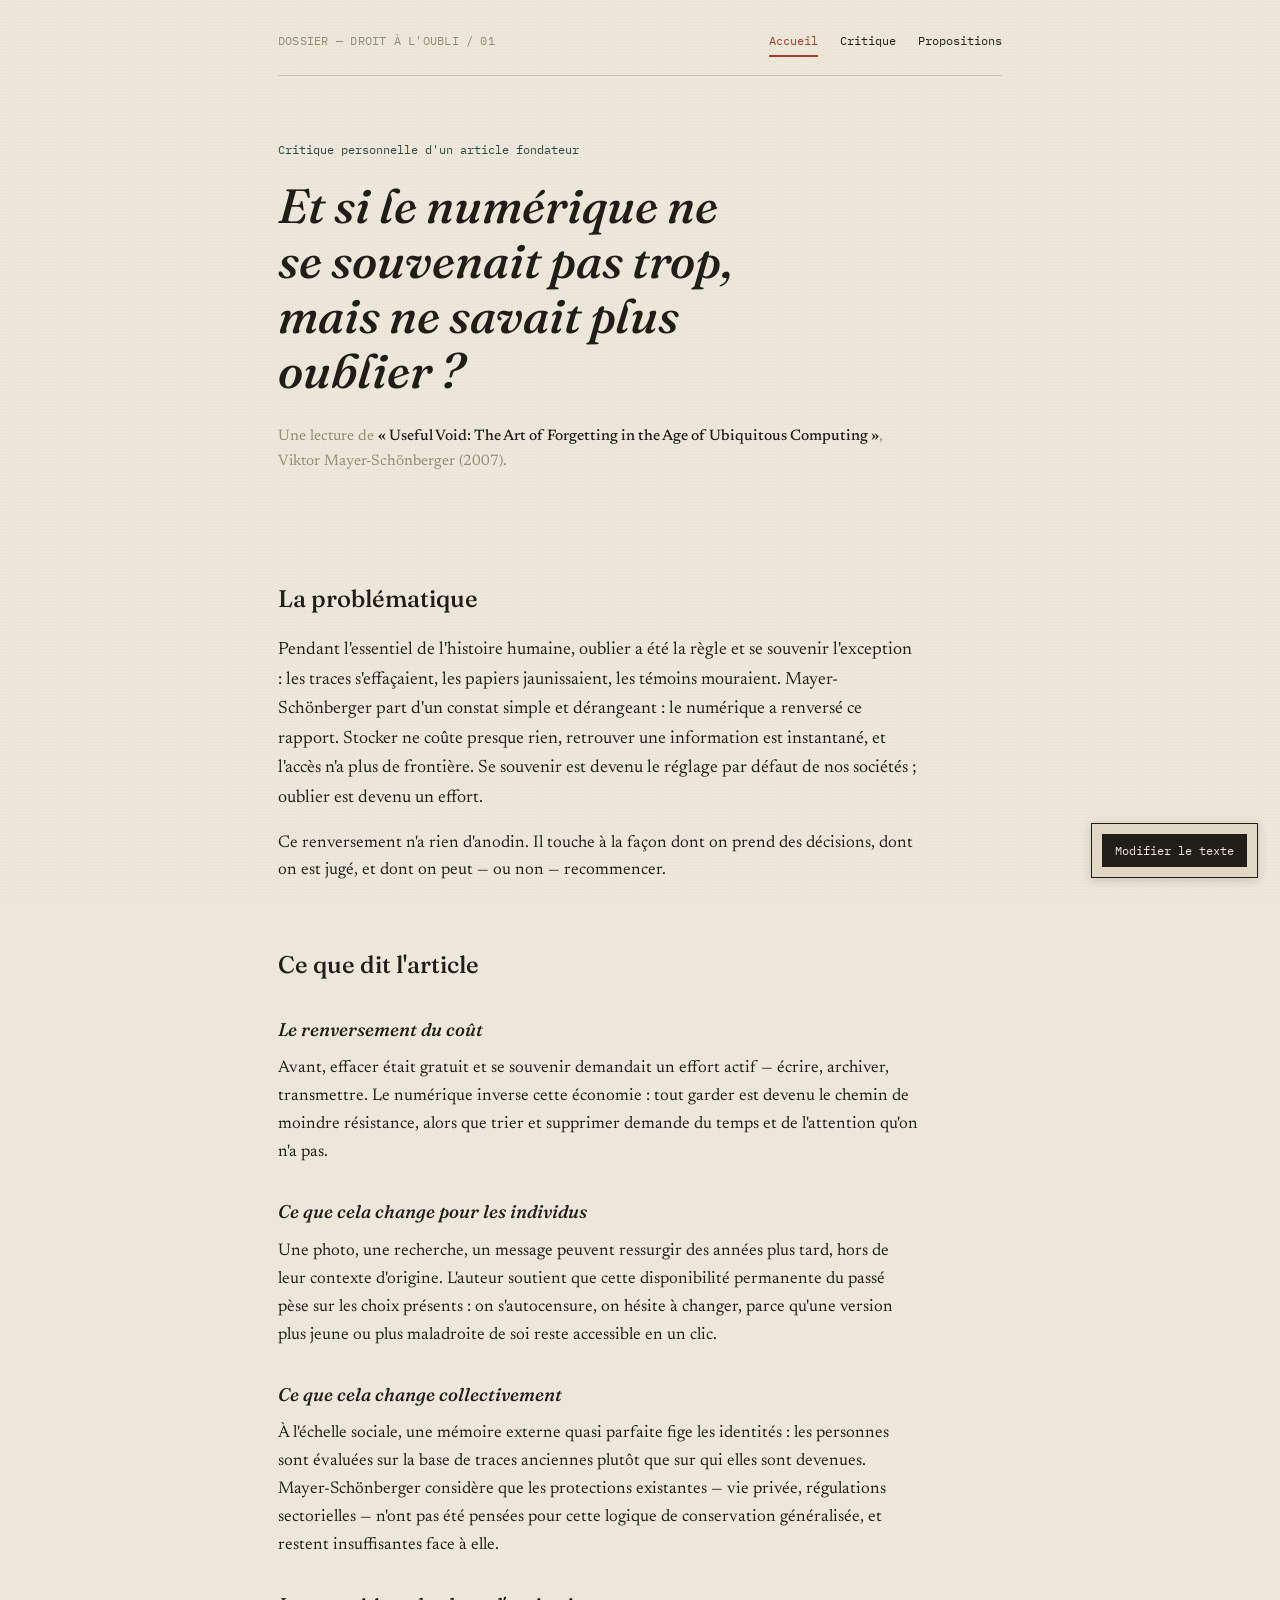
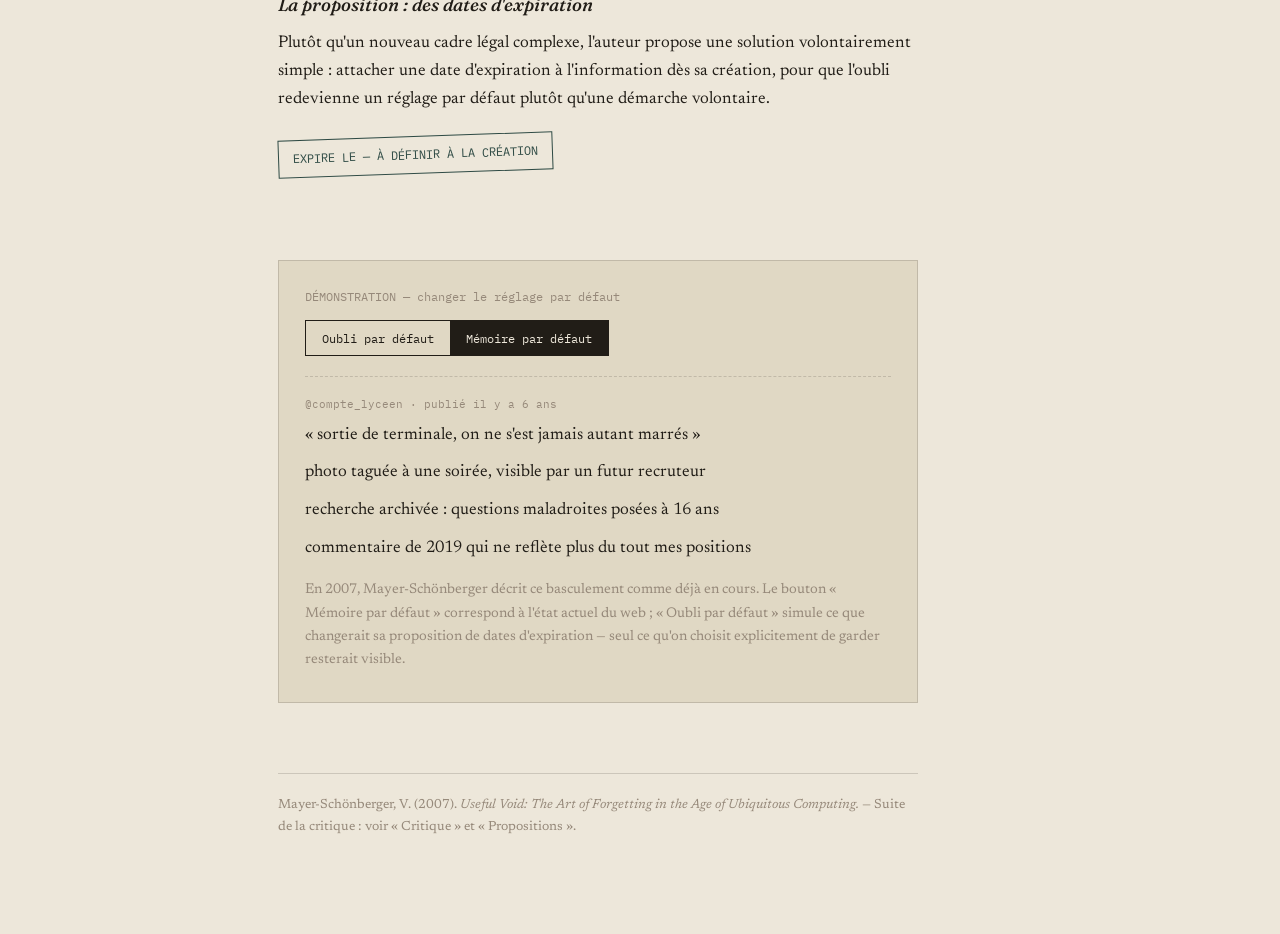
<file: index.html>
<!DOCTYPE html>
<html lang="fr">
<head>
<meta charset="UTF-8">
<meta name="viewport" content="width=device-width, initial-scale=1.0">
<title>Dossier oubli — Critique de « Useful Void »</title>
<link rel="stylesheet" href="style.css">
</head>
<body>
<div class="dossier">

  <header class="masthead">
    <span class="ref">DOSSIER — DROIT À L'OUBLI / 01</span>
    <nav class="tabs">
      <a href="index.html">Accueil</a>
      <a href="critique.html">Critique</a>
      <a href="propositions.html">Propositions</a>
    </nav>
  </header>

  <section class="hero">
    <p class="kicker">Critique personnelle d'un article fondateur</p>
    <h1>Et si le numérique ne se souvenait pas trop, mais ne savait plus oublier ?</h1>
    <p class="byline">Une lecture de <strong>« Useful Void: The Art of Forgetting in the Age of Ubiquitous Computing »</strong>, Viktor Mayer-Schönberger (2007).</p>
  </section>

  <section>
    <h2>La problématique</h2>
    <p class="max lede">Pendant l'essentiel de l'histoire humaine, oublier a été la règle et se souvenir l'exception : les traces s'effaçaient, les papiers jaunissaient, les témoins mouraient. Mayer-Schönberger part d'un constat simple et dérangeant : le numérique a renversé ce rapport. Stocker ne coûte presque rien, retrouver une information est instantané, et l'accès n'a plus de frontière. Se souvenir est devenu le réglage par défaut de nos sociétés ; oublier est devenu un effort.</p>
    <p class="max">Ce renversement n'a rien d'anodin. Il touche à la façon dont on prend des décisions, dont on est jugé, et dont on peut — ou non — recommencer.</p>
  </section>

  <section>
    <h2>Ce que dit l'article</h2>

    <h3>Le renversement du coût</h3>
    <p class="max">Avant, effacer était gratuit et se souvenir demandait un effort actif — écrire, archiver, transmettre. Le numérique inverse cette économie : tout garder est devenu le chemin de moindre résistance, alors que trier et supprimer demande du temps et de l'attention qu'on n'a pas.</p>

    <h3>Ce que cela change pour les individus</h3>
    <p class="max">Une photo, une recherche, un message peuvent ressurgir des années plus tard, hors de leur contexte d'origine. L'auteur soutient que cette disponibilité permanente du passé pèse sur les choix présents : on s'autocensure, on hésite à changer, parce qu'une version plus jeune ou plus maladroite de soi reste accessible en un clic.</p>

    <h3>Ce que cela change collectivement</h3>
    <p class="max">À l'échelle sociale, une mémoire externe quasi parfaite fige les identités : les personnes sont évaluées sur la base de traces anciennes plutôt que sur qui elles sont devenues. Mayer-Schönberger considère que les protections existantes — vie privée, régulations sectorielles — n'ont pas été pensées pour cette logique de conservation généralisée, et restent insuffisantes face à elle.</p>

    <h3>La proposition : des dates d'expiration</h3>
    <p class="max">Plutôt qu'un nouveau cadre légal complexe, l'auteur propose une solution volontairement simple : attacher une date d'expiration à l'information dès sa création, pour que l'oubli redevienne un réglage par défaut plutôt qu'une démarche volontaire.</p>
    <span class="stamp">EXPIRE LE — À DÉFINIR À LA CRÉATION</span>
  </section>

  <section class="demo" data-demo>
    <p class="demo-label">DÉMONSTRATION — changer le réglage par défaut</p>
    <div class="switch" role="group" aria-label="Choisir le réglage par défaut">
      <button type="button" data-mode="oubli" aria-pressed="false">Oubli par défaut</button>
      <button type="button" data-mode="memoire" aria-pressed="true">Mémoire par défaut</button>
    </div>
    <div class="sample-post">
      <p class="meta">@compte_lyceen · publié il y a 6 ans</p>
      <p class="kept">« sortie de terminale, on ne s'est jamais autant marrés »</p>
      <p>photo taguée à une soirée, visible par un futur recruteur</p>
      <p>recherche archivée : questions maladroites posées à 16 ans</p>
      <p>commentaire de 2019 qui ne reflète plus du tout mes positions</p>
    </div>
    <p class="demo-caption">En 2007, Mayer-Schönberger décrit ce basculement comme déjà en cours. Le bouton « Mémoire par défaut » correspond à l'état actuel du web ; « Oubli par défaut » simule ce que changerait sa proposition de dates d'expiration — seul ce qu'on choisit explicitement de garder resterait visible.</p>
  </section>

  <footer class="source">
    Mayer-Schönberger, V. (2007). <em>Useful Void: The Art of Forgetting in the Age of Ubiquitous Computing.</em> — Suite de la critique : voir « Critique » et « Propositions ».
  </footer>

</div>
<script src="script.js"></script>
</body>
</html>
</file>
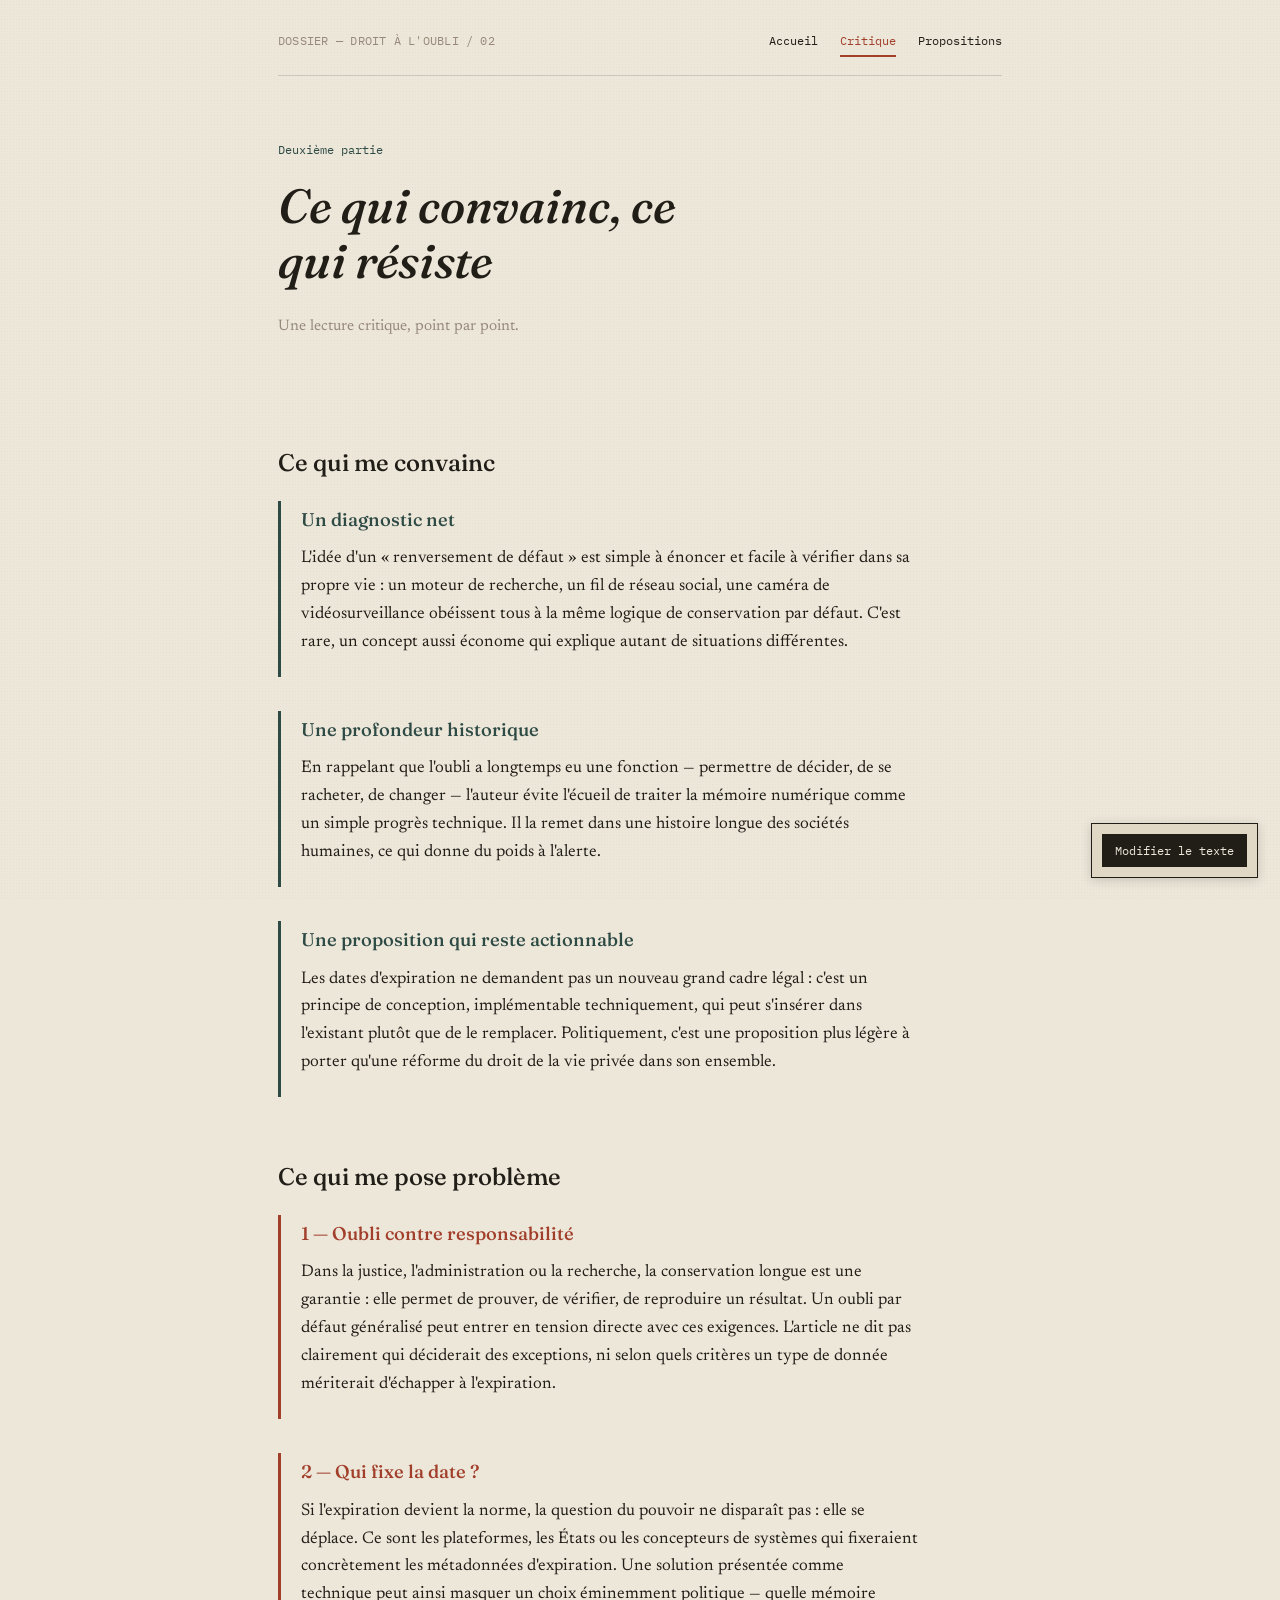
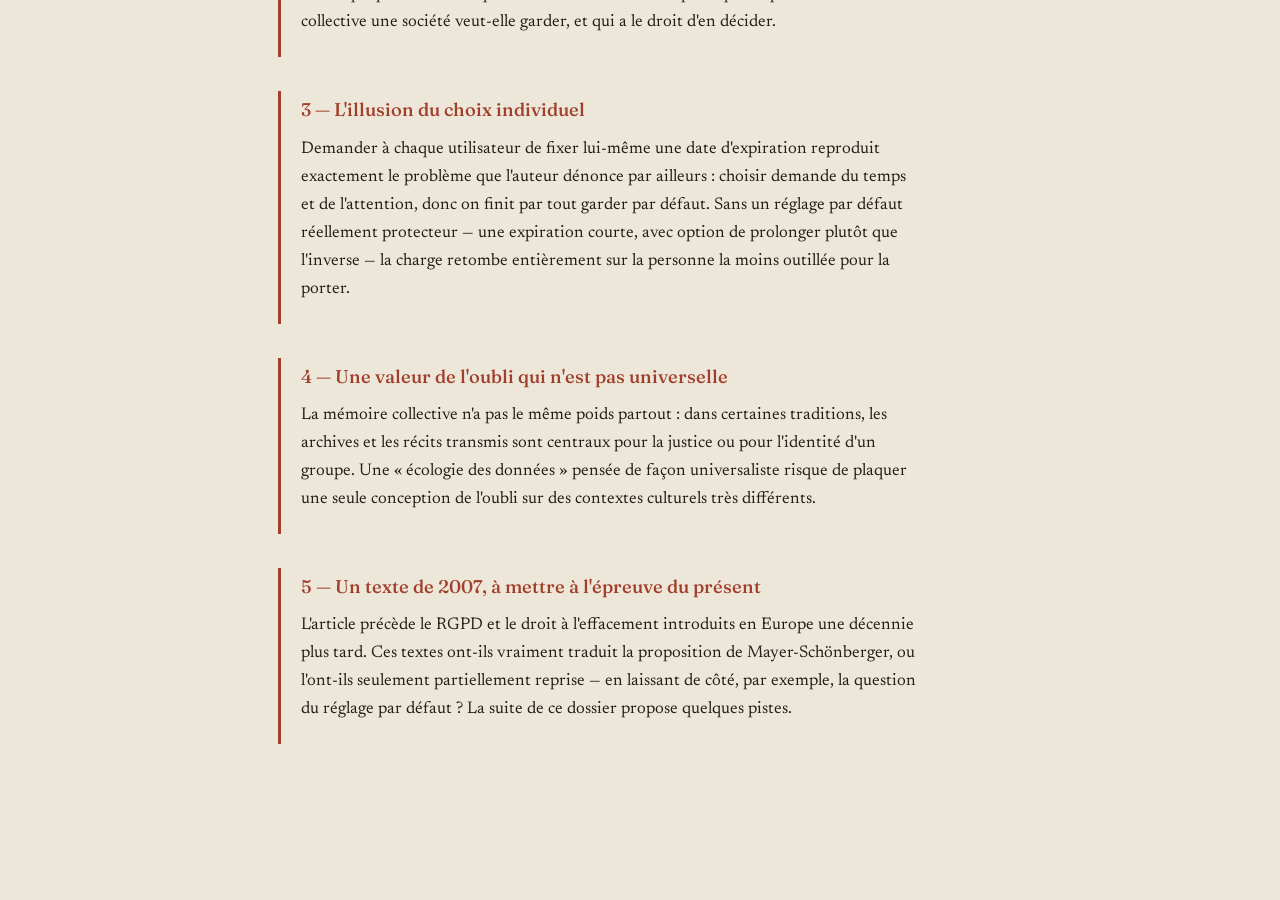
<file: critique.html>
<!DOCTYPE html>
<html lang="fr">
<head>
<meta charset="UTF-8">
<meta name="viewport" content="width=device-width, initial-scale=1.0">
<title>Critique — Dossier oubli</title>
<link rel="stylesheet" href="style.css">
</head>
<body>
<div class="dossier">

  <header class="masthead">
    <span class="ref">DOSSIER — DROIT À L'OUBLI / 02</span>
    <nav class="tabs">
      <a href="index.html">Accueil</a>
      <a href="critique.html">Critique</a>
      <a href="propositions.html">Propositions</a>
    </nav>
  </header>

  <section class="hero">
    <p class="kicker">Deuxième partie</p>
    <h1>Ce qui convainc, ce qui résiste</h1>
    <p class="byline">Une lecture critique, point par point.</p>
  </section>

  <section>
    <h2>Ce qui me convainc</h2>

    <div class="conviction">
      <h3>Un diagnostic net</h3>
      <p class="max">L'idée d'un « renversement de défaut » est simple à énoncer et facile à vérifier dans sa propre vie : un moteur de recherche, un fil de réseau social, une caméra de vidéosurveillance obéissent tous à la même logique de conservation par défaut. C'est rare, un concept aussi économe qui explique autant de situations différentes.</p>
    </div>

    <div class="conviction">
      <h3>Une profondeur historique</h3>
      <p class="max">En rappelant que l'oubli a longtemps eu une fonction — permettre de décider, de se racheter, de changer — l'auteur évite l'écueil de traiter la mémoire numérique comme un simple progrès technique. Il la remet dans une histoire longue des sociétés humaines, ce qui donne du poids à l'alerte.</p>
    </div>

    <div class="conviction">
      <h3>Une proposition qui reste actionnable</h3>
      <p class="max">Les dates d'expiration ne demandent pas un nouveau grand cadre légal : c'est un principe de conception, implémentable techniquement, qui peut s'insérer dans l'existant plutôt que de le remplacer. Politiquement, c'est une proposition plus légère à porter qu'une réforme du droit de la vie privée dans son ensemble.</p>
    </div>
  </section>

  <section>
    <h2>Ce qui me pose problème</h2>

    <div class="marginalia">
      <h3>1 — Oubli contre responsabilité</h3>
      <p class="max">Dans la justice, l'administration ou la recherche, la conservation longue est une garantie : elle permet de prouver, de vérifier, de reproduire un résultat. Un oubli par défaut généralisé peut entrer en tension directe avec ces exigences. L'article ne dit pas clairement qui déciderait des exceptions, ni selon quels critères un type de donnée mériterait d'échapper à l'expiration.</p>
    </div>

    <div class="marginalia">
      <h3>2 — Qui fixe la date ?</h3>
      <p class="max">Si l'expiration devient la norme, la question du pouvoir ne disparaît pas : elle se déplace. Ce sont les plateformes, les États ou les concepteurs de systèmes qui fixeraient concrètement les métadonnées d'expiration. Une solution présentée comme technique peut ainsi masquer un choix éminemment politique — quelle mémoire collective une société veut-elle garder, et qui a le droit d'en décider.</p>
    </div>

    <div class="marginalia">
      <h3>3 — L'illusion du choix individuel</h3>
      <p class="max">Demander à chaque utilisateur de fixer lui-même une date d'expiration reproduit exactement le problème que l'auteur dénonce par ailleurs : choisir demande du temps et de l'attention, donc on finit par tout garder par défaut. Sans un réglage par défaut réellement protecteur — une expiration courte, avec option de prolonger plutôt que l'inverse — la charge retombe entièrement sur la personne la moins outillée pour la porter.</p>
    </div>

    <div class="marginalia">
      <h3>4 — Une valeur de l'oubli qui n'est pas universelle</h3>
      <p class="max">La mémoire collective n'a pas le même poids partout : dans certaines traditions, les archives et les récits transmis sont centraux pour la justice ou pour l'identité d'un groupe. Une « écologie des données » pensée de façon universaliste risque de plaquer une seule conception de l'oubli sur des contextes culturels très différents.</p>
    </div>

    <div class="marginalia">
      <h3>5 — Un texte de 2007, à mettre à l'épreuve du présent</h3>
      <p class="max">L'article précède le RGPD et le droit à l'effacement introduits en Europe une décennie plus tard. Ces textes ont-ils vraiment traduit la proposition de Mayer-Schönberger, ou l'ont-ils seulement partiellement reprise — en laissant de côté, par exemple, la question du réglage par défaut ? La suite de ce dossier propose quelques pistes.</p>
    </div>
  </section>

</div>
<script src="script.js"></script>
</body>
</html>
</file>
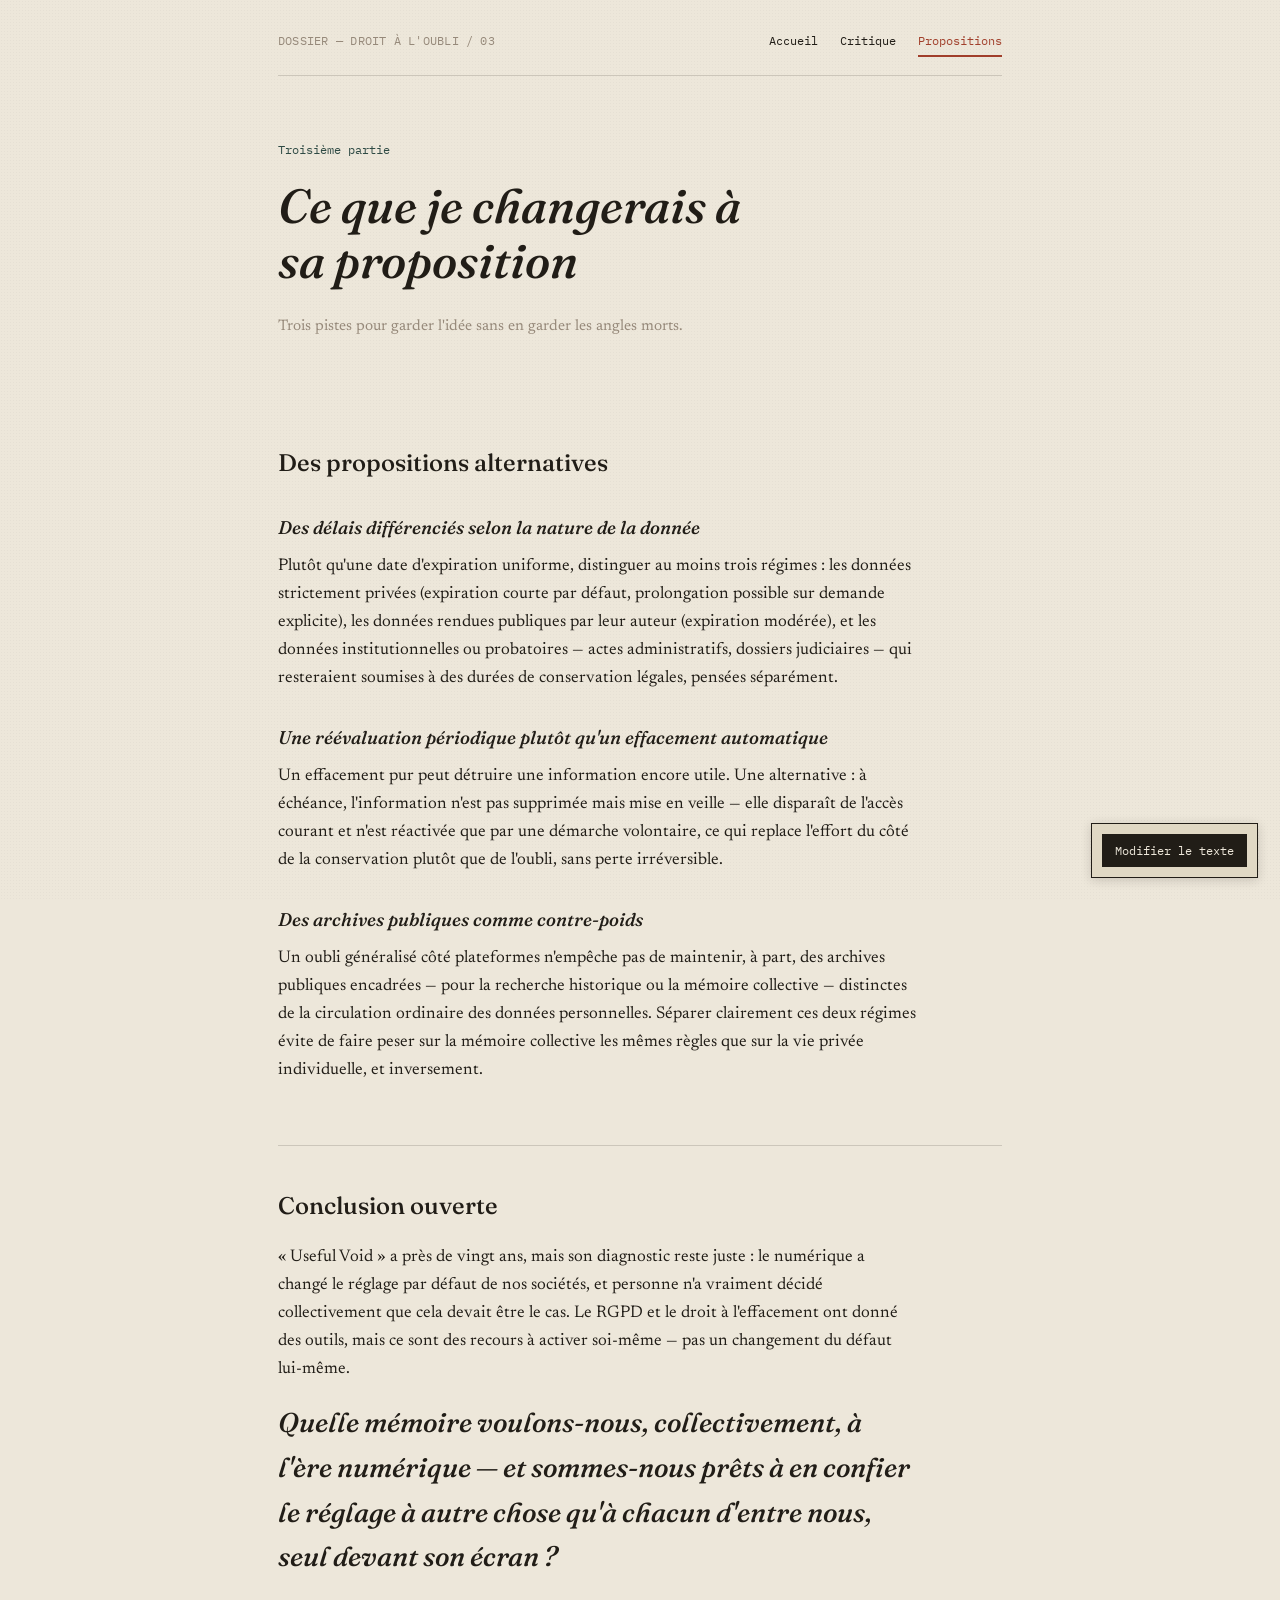
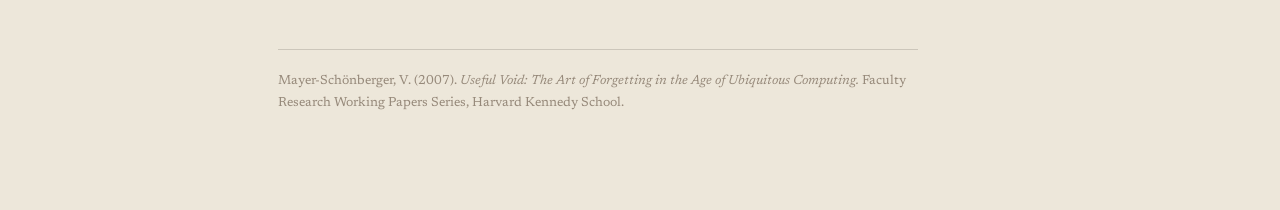
<file: propositions.html>
<!DOCTYPE html>
<html lang="fr">
<head>
<meta charset="UTF-8">
<meta name="viewport" content="width=device-width, initial-scale=1.0">
<title>Propositions — Dossier oubli</title>
<link rel="stylesheet" href="style.css">
</head>
<body>
<div class="dossier">

  <header class="masthead">
    <span class="ref">DOSSIER — DROIT À L'OUBLI / 03</span>
    <nav class="tabs">
      <a href="index.html">Accueil</a>
      <a href="critique.html">Critique</a>
      <a href="propositions.html">Propositions</a>
    </nav>
  </header>

  <section class="hero">
    <p class="kicker">Troisième partie</p>
    <h1>Ce que je changerais à sa proposition</h1>
    <p class="byline">Trois pistes pour garder l'idée sans en garder les angles morts.</p>
  </section>

  <section>
    <h2>Des propositions alternatives</h2>

    <h3>Des délais différenciés selon la nature de la donnée</h3>
    <p class="max">Plutôt qu'une date d'expiration uniforme, distinguer au moins trois régimes : les données strictement privées (expiration courte par défaut, prolongation possible sur demande explicite), les données rendues publiques par leur auteur (expiration modérée), et les données institutionnelles ou probatoires — actes administratifs, dossiers judiciaires — qui resteraient soumises à des durées de conservation légales, pensées séparément.</p>

    <h3>Une réévaluation périodique plutôt qu'un effacement automatique</h3>
    <p class="max">Un effacement pur peut détruire une information encore utile. Une alternative : à échéance, l'information n'est pas supprimée mais mise en veille — elle disparaît de l'accès courant et n'est réactivée que par une démarche volontaire, ce qui replace l'effort du côté de la conservation plutôt que de l'oubli, sans perte irréversible.</p>

    <h3>Des archives publiques comme contre-poids</h3>
    <p class="max">Un oubli généralisé côté plateformes n'empêche pas de maintenir, à part, des archives publiques encadrées — pour la recherche historique ou la mémoire collective — distinctes de la circulation ordinaire des données personnelles. Séparer clairement ces deux régimes évite de faire peser sur la mémoire collective les mêmes règles que sur la vie privée individuelle, et inversement.</p>
  </section>

  <section class="closing">
    <h2>Conclusion ouverte</h2>
    <p class="max">« Useful Void » a près de vingt ans, mais son diagnostic reste juste : le numérique a changé le réglage par défaut de nos sociétés, et personne n'a vraiment décidé collectivement que cela devait être le cas. Le RGPD et le droit à l'effacement ont donné des outils, mais ce sont des recours à activer soi-même — pas un changement du défaut lui-même.</p>
    <p class="question">Quelle mémoire voulons-nous, collectivement, à l'ère numérique — et sommes-nous prêts à en confier le réglage à autre chose qu'à chacun d'entre nous, seul devant son écran ?</p>
  </section>

  <footer class="source">
    Mayer-Schönberger, V. (2007). <em>Useful Void: The Art of Forgetting in the Age of Ubiquitous Computing.</em> Faculty Research Working Papers Series, Harvard Kennedy School.
  </footer>

</div>
<script src="script.js"></script>
</body>
</html>
</file>
<file: style.css>
@import url('https://fonts.googleapis.com/css2?family=Fraunces:ital,opsz,wght@0,9..144,400;0,9..144,500;0,9..144,600;1,9..144,400;1,9..144,500&family=Newsreader:ital,wght@0,400;0,500;0,600;1,400&family=IBM+Plex+Mono:wght@400;500&display=swap');

:root{
  --paper: #ede7da;
  --paper-deep: #e0d8c4;
  --ink: #211d17;
  --fade: #96897a;
  --rust: #a13f2b;
  --stamp: #2e4a44;
  --line: rgba(33,29,23,0.16);
  --max: 640px;
}

*{ box-sizing: border-box; }

html{ scroll-behavior: smooth; }

body{
  margin: 0;
  background: var(--paper);
  color: var(--ink);
  font-family: 'Newsreader', Georgia, serif;
  font-size: 1.06rem;
  line-height: 1.65;
  -webkit-font-smoothing: antialiased;
}

/* faint paper grain */
body::before{
  content: "";
  position: fixed;
  inset: 0;
  pointer-events: none;
  z-index: 0;
  background-image:
    radial-gradient(rgba(33,29,23,0.05) 1px, transparent 1px);
  background-size: 3px 3px;
  opacity: 0.5;
}

a{ color: var(--rust); text-decoration-thickness: 1px; text-underline-offset: 3px; }
a:hover{ color: var(--ink); }
a:focus-visible, button:focus-visible, input:focus-visible{
  outline: 2px solid var(--stamp);
  outline-offset: 3px;
}

img{ max-width: 100%; }

/* ---------- layout shell ---------- */

.dossier{
  position: relative;
  z-index: 1;
  max-width: 780px;
  margin: 0 auto;
  padding: 0 28px 96px;
}

header.masthead{
  display: flex;
  align-items: baseline;
  justify-content: space-between;
  flex-wrap: wrap;
  gap: 10px 24px;
  padding: 30px 0 18px;
  border-bottom: 1px solid var(--line);
  margin-bottom: 54px;
}

.masthead .ref{
  font-family: 'IBM Plex Mono', monospace;
  font-size: 0.72rem;
  letter-spacing: 0.02em;
  color: var(--fade);
}

nav.tabs{
  display: flex;
  gap: 22px;
}

nav.tabs a{
  font-family: 'IBM Plex Mono', monospace;
  font-size: 0.78rem;
  color: var(--ink);
  text-decoration: none;
  padding-bottom: 4px;
  border-bottom: 2px solid transparent;
}

nav.tabs a:hover{ color: var(--rust); }

nav.tabs a[aria-current="page"]{
  border-bottom-color: var(--rust);
  color: var(--rust);
}

/* ---------- hero ---------- */

.hero{
  padding: 10px 0 44px;
}

.hero .kicker{
  font-family: 'IBM Plex Mono', monospace;
  font-size: 0.76rem;
  color: var(--stamp);
  margin: 0 0 18px;
}

.hero h1{
  font-family: 'Fraunces', serif;
  font-optical-sizing: auto;
  font-weight: 500;
  font-style: italic;
  font-size: clamp(2rem, 5vw, 3rem);
  line-height: 1.15;
  margin: 0 0 26px;
  max-width: 15ch;
}

.hero .byline{
  color: var(--fade);
  font-size: 0.95rem;
  margin: 0;
}

.hero .byline strong{ color: var(--ink); font-weight: 500; }

/* ---------- generic content blocks ---------- */

.max{ max-width: var(--max); }

section{ margin: 0 0 60px; }

h2{
  font-family: 'Fraunces', serif;
  font-weight: 500;
  font-size: 1.5rem;
  margin: 0 0 18px;
  max-width: var(--max);
}

h3{
  font-family: 'Fraunces', serif;
  font-weight: 500;
  font-style: italic;
  font-size: 1.15rem;
  margin: 30px 0 10px;
  max-width: var(--max);
}

p{ margin: 0 0 16px; max-width: var(--max); }

.lede{
  font-size: 1.12rem;
  color: var(--ink);
}

ul.plain{
  margin: 0 0 16px;
  padding-left: 1.1em;
  max-width: var(--max);
}
ul.plain li{ margin-bottom: 8px; }

/* ---------- marginalia (critique points) ---------- */

.marginalia{
  border-left: 3px solid var(--rust);
  padding: 4px 0 4px 20px;
  margin: 0 0 34px;
  max-width: var(--max);
}

.marginalia h3{ margin-top: 0; color: var(--rust); font-style: normal; }

/* ---------- conviction points ---------- */

.conviction{
  padding: 4px 0 4px 20px;
  border-left: 3px solid var(--stamp);
  margin: 0 0 34px;
  max-width: var(--max);
}

.conviction h3{ margin-top: 0; color: var(--stamp); font-style: normal; }

/* ---------- toggle demo ---------- */

.demo{
  background: var(--paper-deep);
  border: 1px solid var(--line);
  padding: 26px 26px 30px;
  max-width: var(--max);
  margin: 8px 0 8px;
}

.demo .demo-label{
  font-family: 'IBM Plex Mono', monospace;
  font-size: 0.72rem;
  color: var(--fade);
  margin: 0 0 14px;
}

.switch{
  display: inline-flex;
  border: 1px solid var(--ink);
  margin-bottom: 20px;
}

.switch button{
  font-family: 'IBM Plex Mono', monospace;
  font-size: 0.78rem;
  background: transparent;
  border: none;
  padding: 9px 16px;
  cursor: pointer;
  color: var(--ink);
}

.switch button.active{
  background: var(--ink);
  color: var(--paper);
}

.sample-post{
  border-top: 1px dashed var(--line);
  padding-top: 18px;
}

.sample-post .meta{
  font-family: 'IBM Plex Mono', monospace;
  font-size: 0.7rem;
  color: var(--fade);
  margin: 0 0 8px;
}

.sample-post p{
  margin: 0 0 10px;
  transition: opacity 1.1s ease, filter 1.1s ease;
}

.demo-caption{
  font-size: 0.88rem;
  color: var(--fade);
  margin: 16px 0 0;
}

/* forgetting state: text erodes */
.mode-oubli .sample-post p{
  opacity: 0.22;
  filter: blur(1.5px);
}
.mode-oubli .sample-post p.kept{
  opacity: 1;
  filter: none;
}

/* remembering state: everything stays crisp */
.mode-memoire .sample-post p{
  opacity: 1;
  filter: none;
}

/* ---------- stamp graphic ---------- */

.stamp{
  display: inline-flex;
  align-items: center;
  gap: 10px;
  font-family: 'IBM Plex Mono', monospace;
  font-size: 0.76rem;
  color: var(--stamp);
  border: 1.5px solid var(--stamp);
  padding: 8px 14px;
  transform: rotate(-2deg);
  margin: 6px 0 26px;
}

/* ---------- footer / question ---------- */

.closing{
  border-top: 1px solid var(--line);
  padding-top: 40px;
  margin-top: 20px;
}

.closing .question{
  font-family: 'Fraunces', serif;
  font-style: italic;
  font-weight: 500;
  font-size: clamp(1.3rem, 3vw, 1.7rem);
  max-width: var(--max);
  margin: 0 0 30px;
}

footer.source{
  border-top: 1px solid var(--line);
  margin-top: 70px;
  padding-top: 20px;
  font-size: 0.82rem;
  color: var(--fade);
  max-width: var(--max);
}

/* ---------- edit mode ---------- */

.edit-toolbar{
  position: fixed;
  bottom: 22px;
  right: 22px;
  z-index: 30;
  display: flex;
  gap: 8px;
  background: var(--paper-deep);
  border: 1px solid var(--ink);
  padding: 10px;
  box-shadow: 0 2px 10px rgba(33,29,23,0.18);
}

.edit-toolbar button{
  font-family: 'IBM Plex Mono', monospace;
  font-size: 0.72rem;
  background: var(--ink);
  color: var(--paper);
  border: none;
  padding: 9px 13px;
  cursor: pointer;
}

.edit-toolbar button:hover{ background: var(--rust); }

.edit-toolbar .hint{
  font-family: 'IBM Plex Mono', monospace;
  font-size: 0.66rem;
  color: var(--fade);
  align-self: center;
  max-width: 22ch;
  display: none;
}

body.is-editing .edit-toolbar .hint{ display: block; }

body.is-editing [contenteditable="true"]{
  outline: 1px dashed var(--rust);
  outline-offset: 4px;
  cursor: text;
}

body.is-editing [contenteditable="true"]:hover{
  background: rgba(161,63,43,0.06);
}

body.is-editing [contenteditable="true"]:focus{
  outline: 2px solid var(--stamp);
  background: rgba(46,74,68,0.07);
}

/* ---------- reduced motion ---------- */

@media (prefers-reduced-motion: reduce){
  html{ scroll-behavior: auto; }
  .sample-post p{ transition: none; }
}

/* ---------- mobile ---------- */

@media (max-width: 560px){
  .dossier{ padding: 0 18px 70px; }
  header.masthead{ flex-direction: column; align-items: flex-start; }
  .edit-toolbar{ left: 16px; right: 16px; bottom: 16px; }
}
</file>
